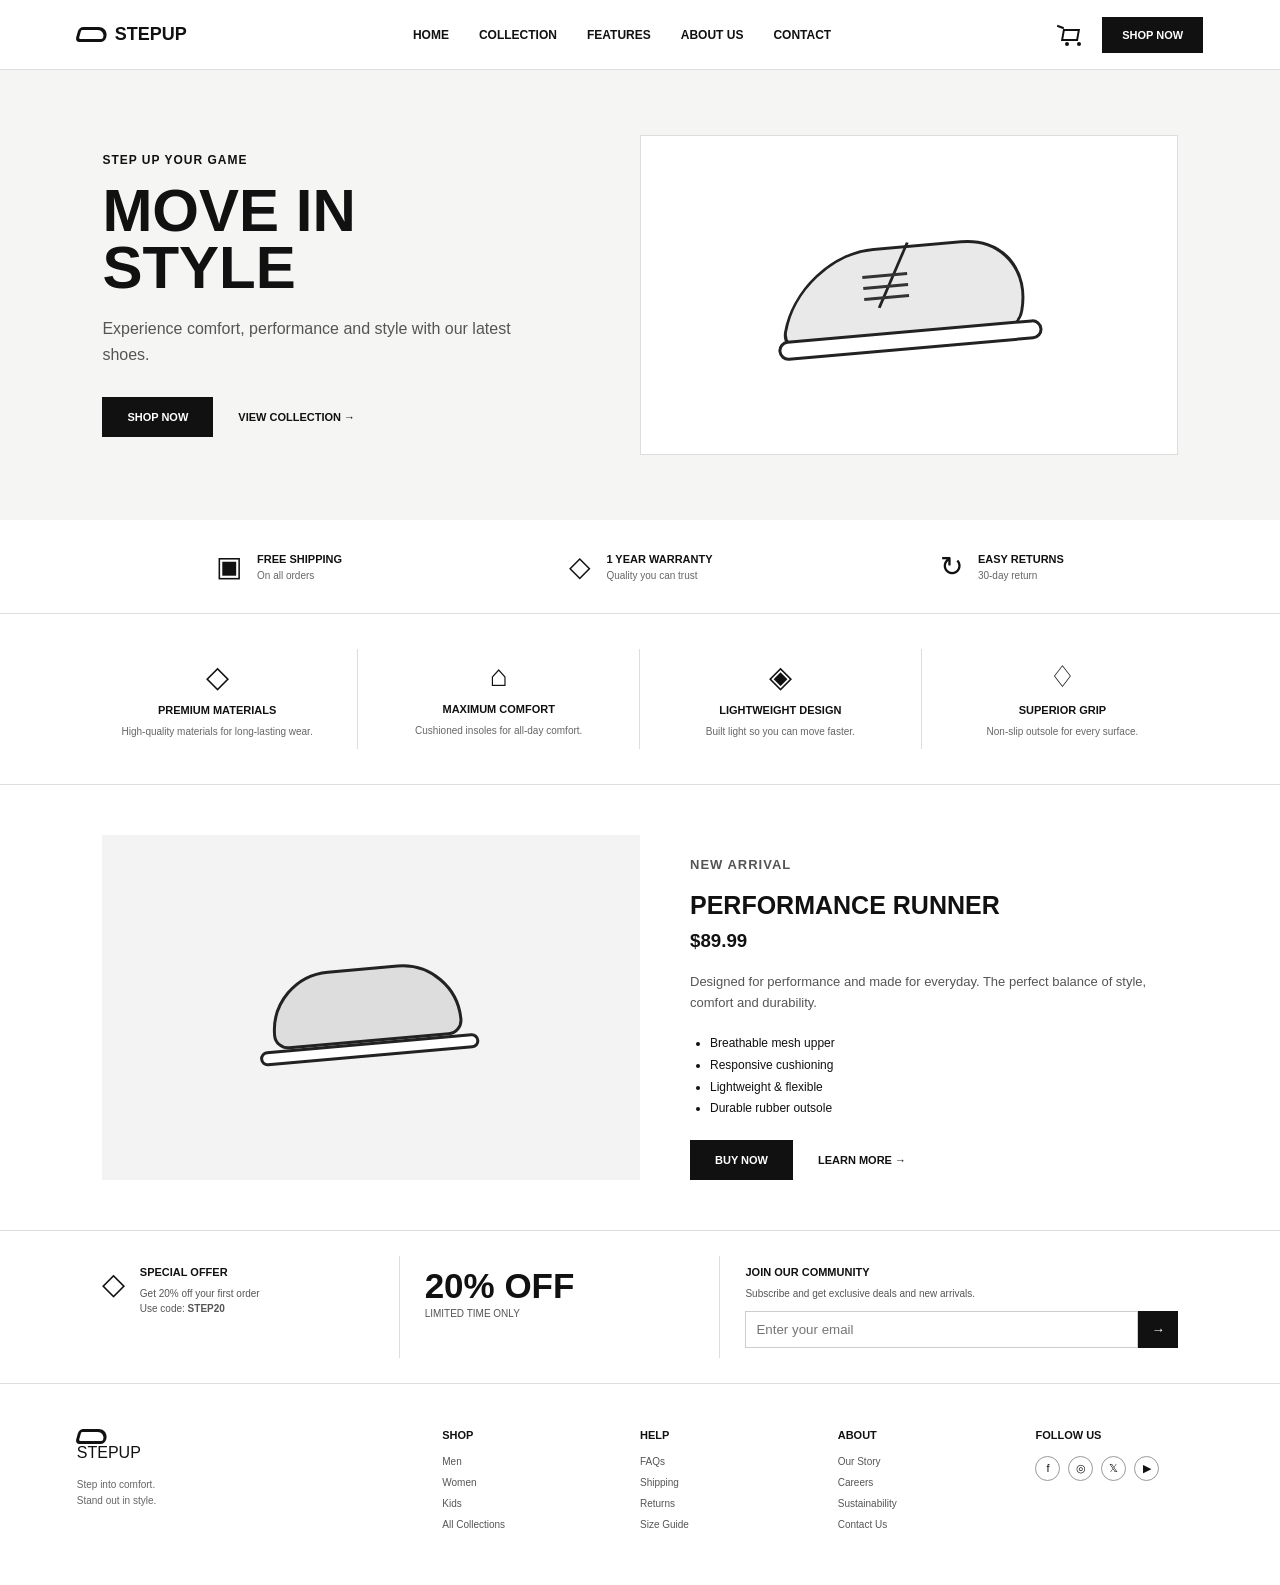
<file: index.html>
<!DOCTYPE html>
<html lang="en">
<head>
    <meta charset="UTF-8">
    <meta name="viewport" content="width=device-width, initial-scale=1.0">
    <title>StepUp Shoes</title>

    <link rel="stylesheet" href="css/style.css">
</head>

<body>

    <!-- HEADER -->
    <header>
        <div class="logo">
            <div class="logo-shoe"></div>
            <span>STEPUP</span>
        </div>

        <nav>
            <a href="index.html">HOME</a>
            <a href="#">COLLECTION</a>
            <a href="#">FEATURES</a>
            <a href="#">ABOUT US</a>
            <a href="#">CONTACT</a>
        </nav>

        <div class="header-right">
            <div class="cart-icon">
                <div class="cart-handle"></div>
                <div class="cart-box"></div>
                <div class="cart-wheel wheel-one"></div>
                <div class="cart-wheel wheel-two"></div>
            </div>

            <a href="#" class="shop-button">SHOP NOW</a>
        </div>
    </header>


    <!-- HERO SECTION -->
    <section class="hero">

        <div class="hero-text">
            <p class="small-title">STEP UP YOUR GAME</p>

            <h1>
                MOVE IN<br>
                STYLE
            </h1>

            <p class="description">
                Experience comfort, performance and style
                with our latest shoes.
            </p>

            <div class="hero-buttons">
                <a href="#" class="black-button">SHOP NOW</a>
                <a href="#" class="view-link">VIEW COLLECTION →</a>
            </div>
        </div>


        <!-- PURE CSS SHOE -->
        <div class="shoe-display">
            <div class="css-shoe">
                <div class="shoe-body"></div>
                <div class="shoe-sole"></div>
                <div class="shoe-lace lace-one"></div>
                <div class="shoe-lace lace-two"></div>
                <div class="shoe-lace lace-three"></div>
            </div>
        </div>

    </section>


    <!-- BENEFITS -->
    <section class="benefits">

        <div class="benefit">
            <div class="benefit-icon">▣</div>
            <div>
                <h3>FREE SHIPPING</h3>
                <p>On all orders</p>
            </div>
        </div>

        <div class="benefit">
            <div class="benefit-icon">◇</div>
            <div>
                <h3>1 YEAR WARRANTY</h3>
                <p>Quality you can trust</p>
            </div>
        </div>

        <div class="benefit">
            <div class="benefit-icon">↻</div>
            <div>
                <h3>EASY RETURNS</h3>
                <p>30-day return</p>
            </div>
        </div>

    </section>


    <!-- FEATURES -->
    <section class="features">

        <div class="feature">
            <div class="feature-icon">◇</div>
            <h3>PREMIUM MATERIALS</h3>
            <p>High-quality materials for long-lasting wear.</p>
        </div>

        <div class="feature">
            <div class="feature-icon">⌂</div>
            <h3>MAXIMUM COMFORT</h3>
            <p>Cushioned insoles for all-day comfort.</p>
        </div>

        <div class="feature">
            <div class="feature-icon">◈</div>
            <h3>LIGHTWEIGHT DESIGN</h3>
            <p>Built light so you can move faster.</p>
        </div>

        <div class="feature">
            <div class="feature-icon">♢</div>
            <h3>SUPERIOR GRIP</h3>
            <p>Non-slip outsole for every surface.</p>
        </div>

    </section>


    <!-- NEW ARRIVAL -->
    <section class="new-arrival">

        <div class="product-image">
            <div class="mini-shoe">
                <div class="mini-body"></div>
                <div class="mini-sole"></div>
            </div>
        </div>

        <div class="product-info">

            <p class="small-title">NEW ARRIVAL</p>

            <h2>PERFORMANCE RUNNER</h2>

            <h3>$89.99</h3>

            <p>
                Designed for performance and made for everyday.
                The perfect balance of style, comfort and durability.
            </p>

            <ul>
                <li>Breathable mesh upper</li>
                <li>Responsive cushioning</li>
                <li>Lightweight & flexible</li>
                <li>Durable rubber outsole</li>
            </ul>

            <div class="product-buttons">
                <a href="#" class="black-button">BUY NOW</a>
                <a href="#" class="view-link">LEARN MORE →</a>
            </div>

        </div>

    </section>


    <!-- PROMOTION -->
    <section class="promotion">

        <div class="offer">
            <span class="offer-icon">◇</span>

            <div>
                <h3>SPECIAL OFFER</h3>
                <p>Get 20% off your first order</p>
                <p>Use code: <strong>STEP20</strong></p>
            </div>
        </div>

        <div class="discount">
            <h2>20% OFF</h2>
            <p>LIMITED TIME ONLY</p>
        </div>

        <div class="community">
            <h3>JOIN OUR COMMUNITY</h3>
            <p>Subscribe and get exclusive deals and new arrivals.</p>

            <div class="email-box">
                <input type="email" placeholder="Enter your email">
                <button>→</button>
            </div>
        </div>

    </section>


    <!-- FOOTER -->
    <footer>

        <div class="footer-logo">
            <div class="logo-shoe"></div>
            <span>STEPUP</span>

            <p>
                Step into comfort.<br>
                Stand out in style.
            </p>
        </div>

        <div>
            <h3>SHOP</h3>
            <a href="#">Men</a>
            <a href="#">Women</a>
            <a href="#">Kids</a>
            <a href="#">All Collections</a>
        </div>

        <div>
            <h3>HELP</h3>
            <a href="#">FAQs</a>
            <a href="#">Shipping</a>
            <a href="#">Returns</a>
            <a href="#">Size Guide</a>
        </div>

        <div>
            <h3>ABOUT</h3>
            <a href="#">Our Story</a>
            <a href="#">Careers</a>
            <a href="#">Sustainability</a>
            <a href="#">Contact Us</a>
        </div>

        <div>
            <h3>FOLLOW US</h3>
            <div class="socials">
                <span>f</span>
                <span>◎</span>
                <span>𝕏</span>
                <span>▶</span>
            </div>
        </div>

    </footer>

</body>
</html>
</file>
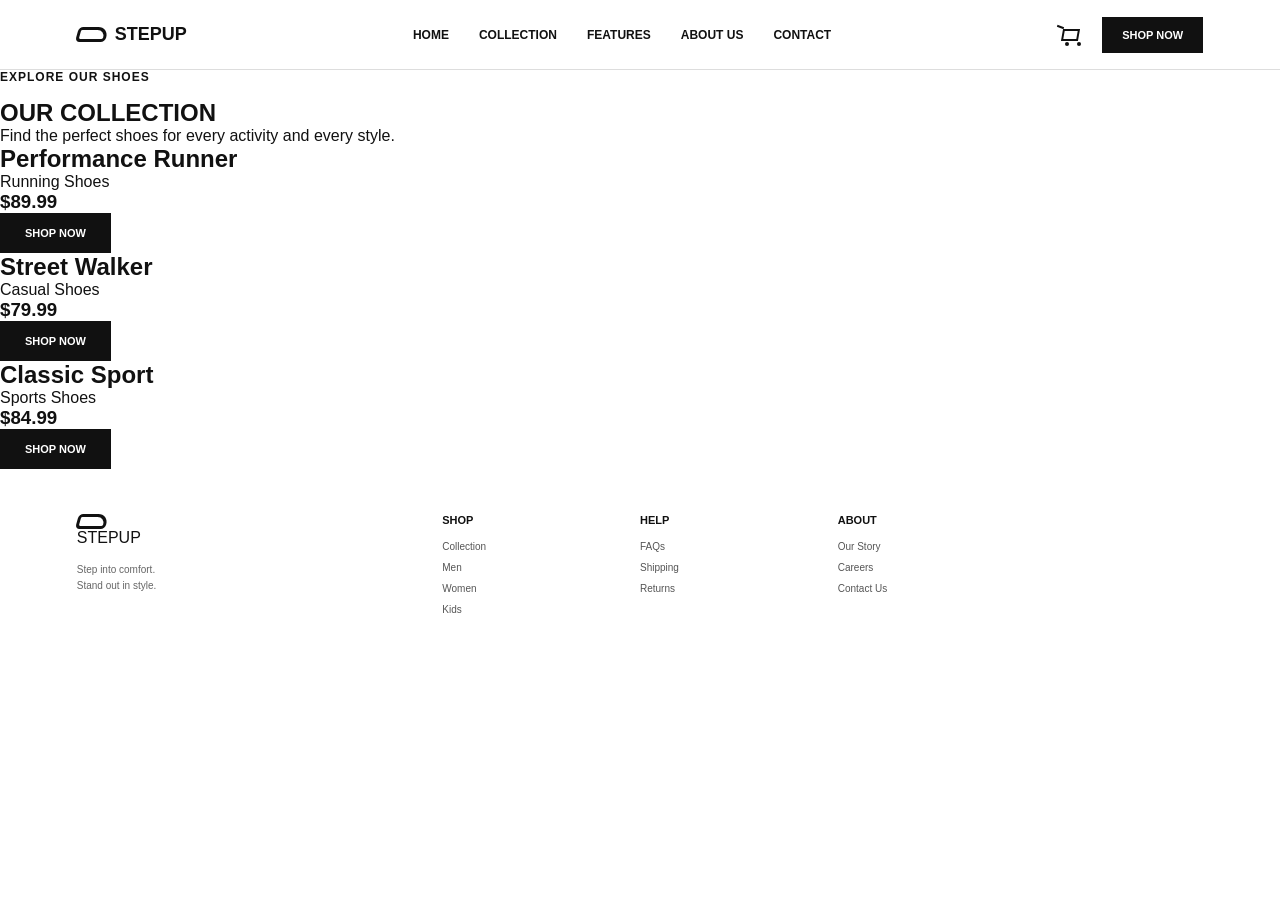
<file: collection.html>
<!DOCTYPE html>
<html lang="en">
<head>
    <meta charset="UTF-8">
    <meta name="viewport" content="width=device-width, initial-scale=1.0">
    <title>Collection | StepUp</title>
    <link rel="stylesheet" href="css/style.css">
</head>

<body>

<header>
    <div class="logo">
        <div class="logo-shoe"></div>
        <span>STEPUP</span>
    </div>

    <nav>
        <a href="index.html">HOME</a>
        <a href="collection.html">COLLECTION</a>
        <a href="features.html">FEATURES</a>
        <a href="about.html">ABOUT US</a>
        <a href="contact.html">CONTACT</a>
    </nav>

    <div class="header-right">
        <div class="cart-icon">
            <div class="cart-handle"></div>
            <div class="cart-box"></div>
            <div class="cart-wheel wheel-one"></div>
            <div class="cart-wheel wheel-two"></div>
        </div>

        <a href="#" class="shop-button">SHOP NOW</a>
    </div>
</header>


<section class="page-title">
    <p class="small-title">EXPLORE OUR SHOES</p>
    <h1>OUR COLLECTION</h1>
    <p>Find the perfect shoes for every activity and every style.</p>
</section>


<section class="collection">

    <div class="shoe-card">
        <div class="card-shoe shoe-one"></div>
        <h2>Performance Runner</h2>
        <p>Running Shoes</p>
        <h3>$89.99</h3>
        <a href="#" class="black-button">SHOP NOW</a>
    </div>

    <div class="shoe-card">
        <div class="card-shoe shoe-two"></div>
        <h2>Street Walker</h2>
        <p>Casual Shoes</p>
        <h3>$79.99</h3>
        <a href="#" class="black-button">SHOP NOW</a>
    </div>

    <div class="shoe-card">
        <div class="card-shoe shoe-three"></div>
        <h2>Classic Sport</h2>
        <p>Sports Shoes</p>
        <h3>$84.99</h3>
        <a href="#" class="black-button">SHOP NOW</a>
    </div>

</section>


<footer>

    <div class="footer-logo">
        <div class="logo-shoe"></div>
        <span>STEPUP</span>

        <p>
            Step into comfort.<br>
            Stand out in style.
        </p>
    </div>

    <div>
        <h3>SHOP</h3>
        <a href="collection.html">Collection</a>
        <a href="#">Men</a>
        <a href="#">Women</a>
        <a href="#">Kids</a>
    </div>

    <div>
        <h3>HELP</h3>
        <a href="#">FAQs</a>
        <a href="#">Shipping</a>
        <a href="#">Returns</a>
    </div>

    <div>
        <h3>ABOUT</h3>
        <a href="about.html">Our Story</a>
        <a href="#">Careers</a>
        <a href="contact.html">Contact Us</a>
    </div>

</footer>

</body>
</html>
</file>
<file: css/style.css>
* {
    margin: 0;
    padding: 0;
    box-sizing: border-box;
}

body {
    font-family: Arial, sans-serif;
    color: #111;
    background: #fff;
}

a {
    text-decoration: none;
    color: inherit;
}


/* HEADER */

header {
    height: 70px;
    border-bottom: 1px solid #ddd;
    display: flex;
    align-items: center;
    justify-content: space-between;
    padding: 0 6%;
}

.logo {
    display: flex;
    align-items: center;
    gap: 8px;
    font-size: 18px;
    font-weight: bold;
}

.logo-shoe {
    width: 30px;
    height: 15px;
    border: 3px solid #111;
    border-radius: 5px 12px 5px 5px;
    transform: skewX(-15deg);
}

nav {
    display: flex;
    gap: 30px;
}

nav a {
    font-size: 12px;
    font-weight: bold;
}

.header-right {
    display: flex;
    align-items: center;
    gap: 20px;
}

.shop-button {
    background: #111;
    color: #fff;
    padding: 12px 20px;
    font-size: 11px;
    font-weight: bold;
}


/* PURE CSS CART */

.cart-icon {
    width: 25px;
    height: 25px;
    position: relative;
}

.cart-handle {
    position: absolute;
    width: 7px;
    height: 2px;
    background: #111;
    top: 4px;
    left: 0;
    transform: rotate(20deg);
}

.cart-box {
    position: absolute;
    width: 17px;
    height: 12px;
    border: 2px solid #111;
    top: 7px;
    left: 5px;
    transform: skewX(-10deg);
}

.cart-wheel {
    position: absolute;
    width: 4px;
    height: 4px;
    background: #111;
    border-radius: 50%;
    bottom: 1px;
}

.wheel-one {
    left: 8px;
}

.wheel-two {
    right: 1px;
}


/* HERO */

.hero {
    min-height: 450px;
    display: flex;
    align-items: center;
    justify-content: space-between;
    padding: 50px 8%;
    background: #f5f5f3;
}

.hero-text {
    width: 40%;
}

.small-title {
    font-size: 12px;
    font-weight: bold;
    letter-spacing: 1px;
    margin-bottom: 15px;
}

.hero h1 {
    font-size: 60px;
    line-height: 0.95;
    margin-bottom: 20px;
}

.description {
    color: #555;
    line-height: 1.6;
    margin-bottom: 30px;
}

.hero-buttons {
    display: flex;
    align-items: center;
    gap: 25px;
}

.black-button {
    display: inline-block;
    background: #111;
    color: #fff;
    padding: 14px 25px;
    font-size: 11px;
    font-weight: bold;
}

.view-link {
    font-size: 11px;
    font-weight: bold;
}


/* PURE CSS SHOE */

.shoe-display {
    width: 50%;
    height: 320px;
    border: 1px solid #ddd;
    display: flex;
    align-items: center;
    justify-content: center;
    background: #fff;
}

.css-shoe {
    width: 300px;
    height: 150px;
    position: relative;
    transform: rotate(-5deg);
}

.shoe-body {
    position: absolute;
    width: 240px;
    height: 95px;
    background: #e9e9e9;
    border: 3px solid #222;
    border-radius: 100px 100px 25px 25px;
    left: 30px;
    top: 25px;
    transform: skewX(-15deg);
}

.shoe-body::after {
    content: "";
    position: absolute;
    width: 90px;
    height: 65px;
    border-left: 3px solid #222;
    left: 95px;
    top: 5px;
    transform: rotate(15deg);
}

.shoe-sole {
    position: absolute;
    width: 265px;
    height: 20px;
    background: #fff;
    border: 3px solid #222;
    border-radius: 20px;
    left: 15px;
    bottom: 20px;
}

.shoe-lace {
    position: absolute;
    width: 45px;
    height: 3px;
    background: #333;
    left: 105px;
    z-index: 2;
}

.lace-one {
    top: 52px;
}

.lace-two {
    top: 63px;
}

.lace-three {
    top: 74px;
}


/* BENEFITS */

.benefits {
    display: flex;
    justify-content: space-around;
    padding: 30px 8%;
    border-bottom: 1px solid #ddd;
}

.benefit {
    display: flex;
    align-items: center;
    gap: 15px;
}

.benefit-icon {
    font-size: 28px;
}

.benefit h3 {
    font-size: 11px;
    margin-bottom: 5px;
}

.benefit p {
    font-size: 10px;
    color: #666;
}


/* FEATURES */

.features {
    display: grid;
    grid-template-columns: repeat(4, 1fr);
    padding: 35px 6%;
    border-bottom: 1px solid #ddd;
}

.feature {
    padding: 10px 25px;
    text-align: center;
    border-right: 1px solid #ddd;
}

.feature:last-child {
    border-right: none;
}

.feature-icon {
    font-size: 30px;
    margin-bottom: 10px;
}

.feature h3 {
    font-size: 11px;
    margin-bottom: 8px;
}

.feature p {
    font-size: 10px;
    color: #666;
    line-height: 1.5;
}


/* NEW ARRIVAL */

.new-arrival {
    display: flex;
    padding: 50px 8%;
    gap: 50px;
}

.product-image {
    width: 50%;
    min-height: 300px;
    background: #f3f3f3;
    display: flex;
    align-items: center;
    justify-content: center;
}

.mini-shoe {
    width: 240px;
    height: 120px;
    position: relative;
    transform: rotate(-5deg);
}

.mini-body {
    position: absolute;
    width: 190px;
    height: 75px;
    background: #ddd;
    border: 3px solid #222;
    border-radius: 80px 80px 20px 20px;
    left: 20px;
    top: 20px;
}

.mini-sole {
    position: absolute;
    width: 220px;
    height: 15px;
    background: #fff;
    border: 3px solid #222;
    border-radius: 15px;
    bottom: 10px;
    left: 5px;
}

.product-info {
    width: 45%;
    padding-top: 20px;
}

.product-info h2 {
    font-size: 25px;
    margin-bottom: 10px;
}

.product-info h3 {
    margin-bottom: 20px;
}

.product-info > p {
    color: #555;
    line-height: 1.6;
    font-size: 13px;
}

.product-info ul {
    margin: 20px 0;
    padding-left: 20px;
    font-size: 12px;
    line-height: 1.8;
}

.product-buttons {
    display: flex;
    align-items: center;
    gap: 25px;
}


/* PROMOTION */

.promotion {
    display: grid;
    grid-template-columns: 1fr 1fr 1.5fr;
    border-top: 1px solid #ddd;
    border-bottom: 1px solid #ddd;
    padding: 25px 6%;
}

.offer,
.discount,
.community {
    padding: 10px 25px;
}

.offer {
    display: flex;
    gap: 15px;
}

.offer-icon {
    font-size: 30px;
}

.promotion h3 {
    font-size: 11px;
    margin-bottom: 8px;
}

.promotion p {
    font-size: 10px;
    color: #555;
    line-height: 1.5;
}

.discount {
    border-left: 1px solid #ddd;
    border-right: 1px solid #ddd;
}

.discount h2 {
    font-size: 35px;
}

.email-box {
    display: flex;
    margin-top: 10px;
}

.email-box input {
    padding: 10px;
    border: 1px solid #ccc;
    flex: 1;
}

.email-box button {
    width: 40px;
    background: #111;
    color: #fff;
    border: none;
}


/* FOOTER */

footer {
    display: grid;
    grid-template-columns: 2fr 1fr 1fr 1fr 1fr;
    gap: 30px;
    padding: 45px 6%;
}

footer h3 {
    font-size: 11px;
    margin-bottom: 15px;
}

footer a {
    display: block;
    font-size: 10px;
    color: #555;
    margin-bottom: 10px;
}

.footer-logo p {
    font-size: 10px;
    color: #666;
    line-height: 1.6;
    margin-top: 15px;
}

.socials {
    display: flex;
    gap: 8px;
}

.socials span {
    width: 25px;
    height: 25px;
    border: 1px solid #999;
    border-radius: 50%;
    display: flex;
    align-items: center;
    justify-content: center;
    font-size: 11px;
}


/* MOBILE */

@media (max-width: 768px) {

    header {
        padding: 15px 5%;
        height: auto;
        flex-wrap: wrap;
        gap: 15px;
    }

    nav {
        order: 3;
        width: 100%;
        justify-content: center;
        gap: 15px;
    }

    nav a {
        font-size: 9px;
    }

    .hero {
        flex-direction: column;
        gap: 30px;
        padding: 40px 5%;
    }

    .hero-text,
    .shoe-display {
        width: 100%;
    }

    .hero h1 {
        font-size: 45px;
    }

    .benefits {
        flex-direction: column;
        gap: 20px;
    }

    .features {
        grid-template-columns: 1fr 1fr;
    }

    .feature {
        border-right: none;
        border-bottom: 1px solid #ddd;
    }

    .new-arrival {
        flex-direction: column;
        padding: 40px 5%;
    }

    .product-image,
    .product-info {
        width: 100%;
    }

    .promotion {
        grid-template-columns: 1fr;
    }

    .discount {
        border: none;
        border-top: 1px solid #ddd;
        border-bottom: 1px solid #ddd;
    }

    footer {
        grid-template-columns: 1fr 1fr;
    }
}
</file>
